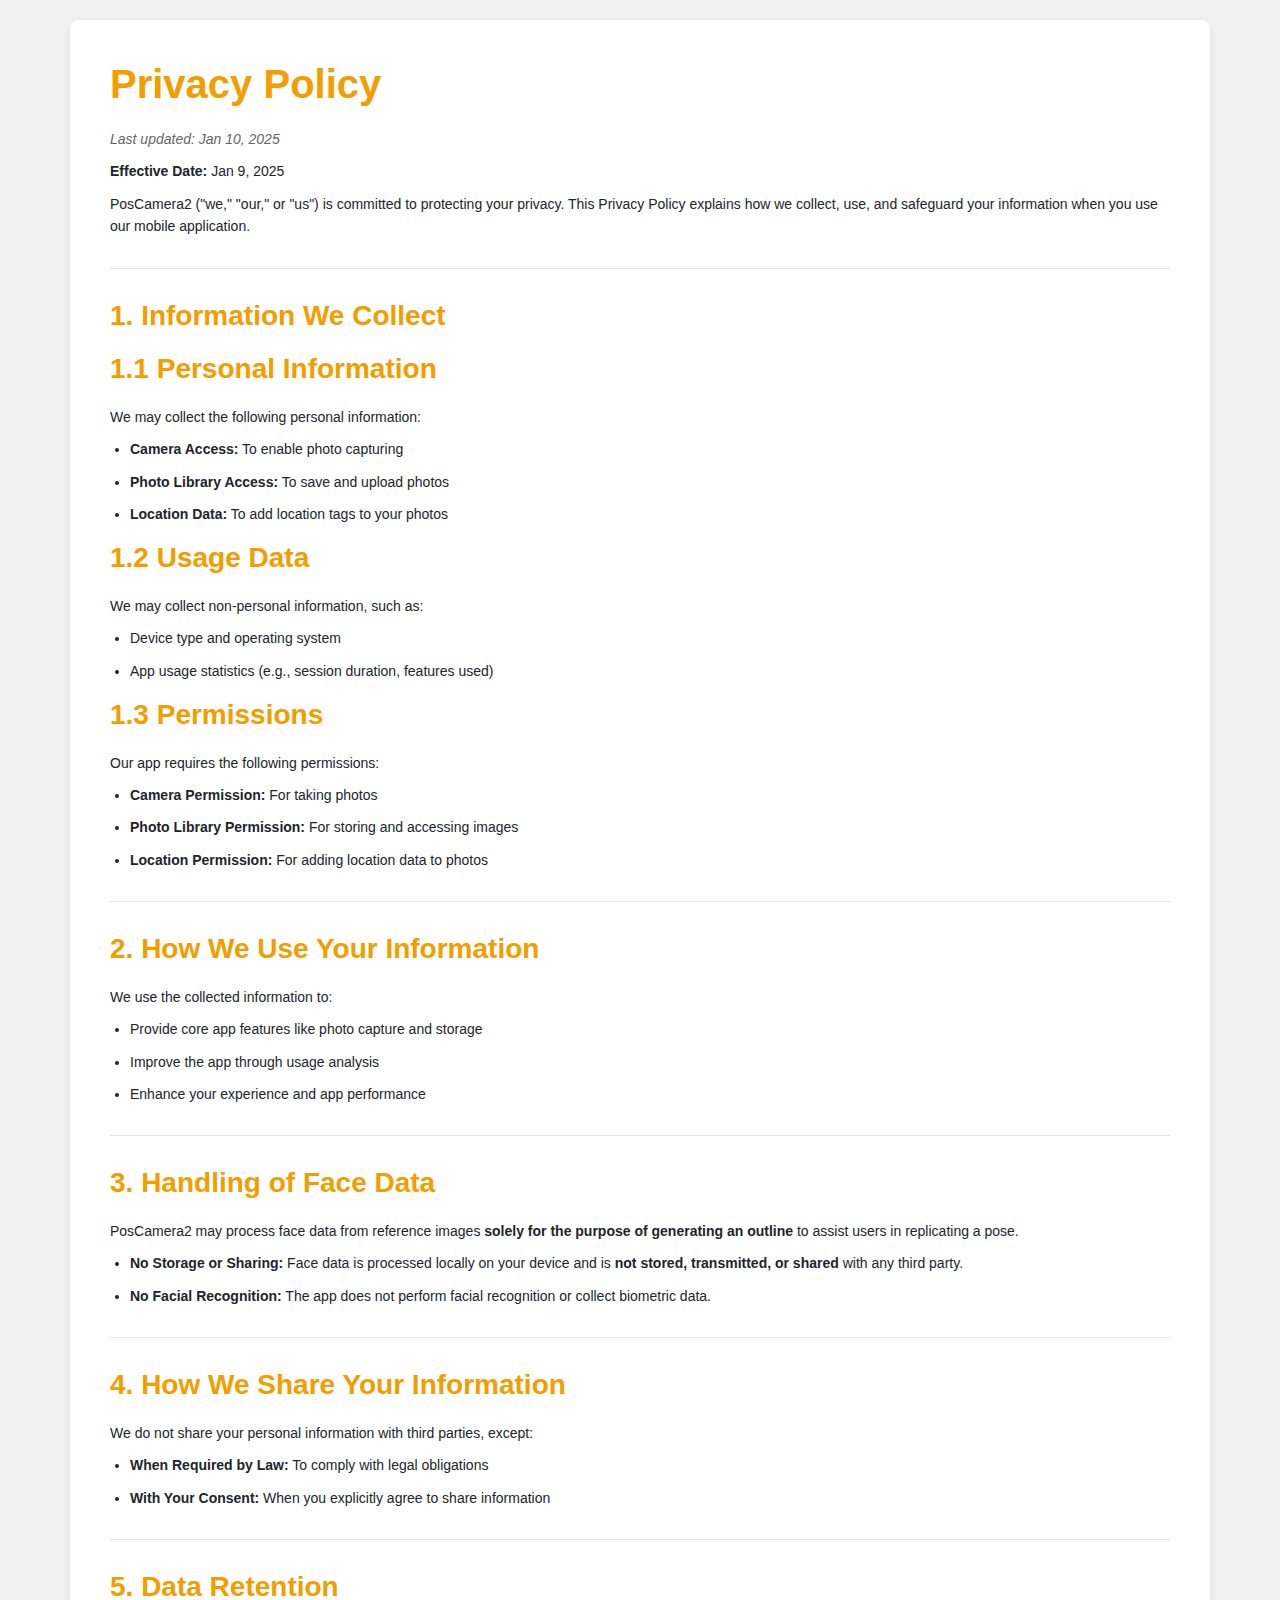
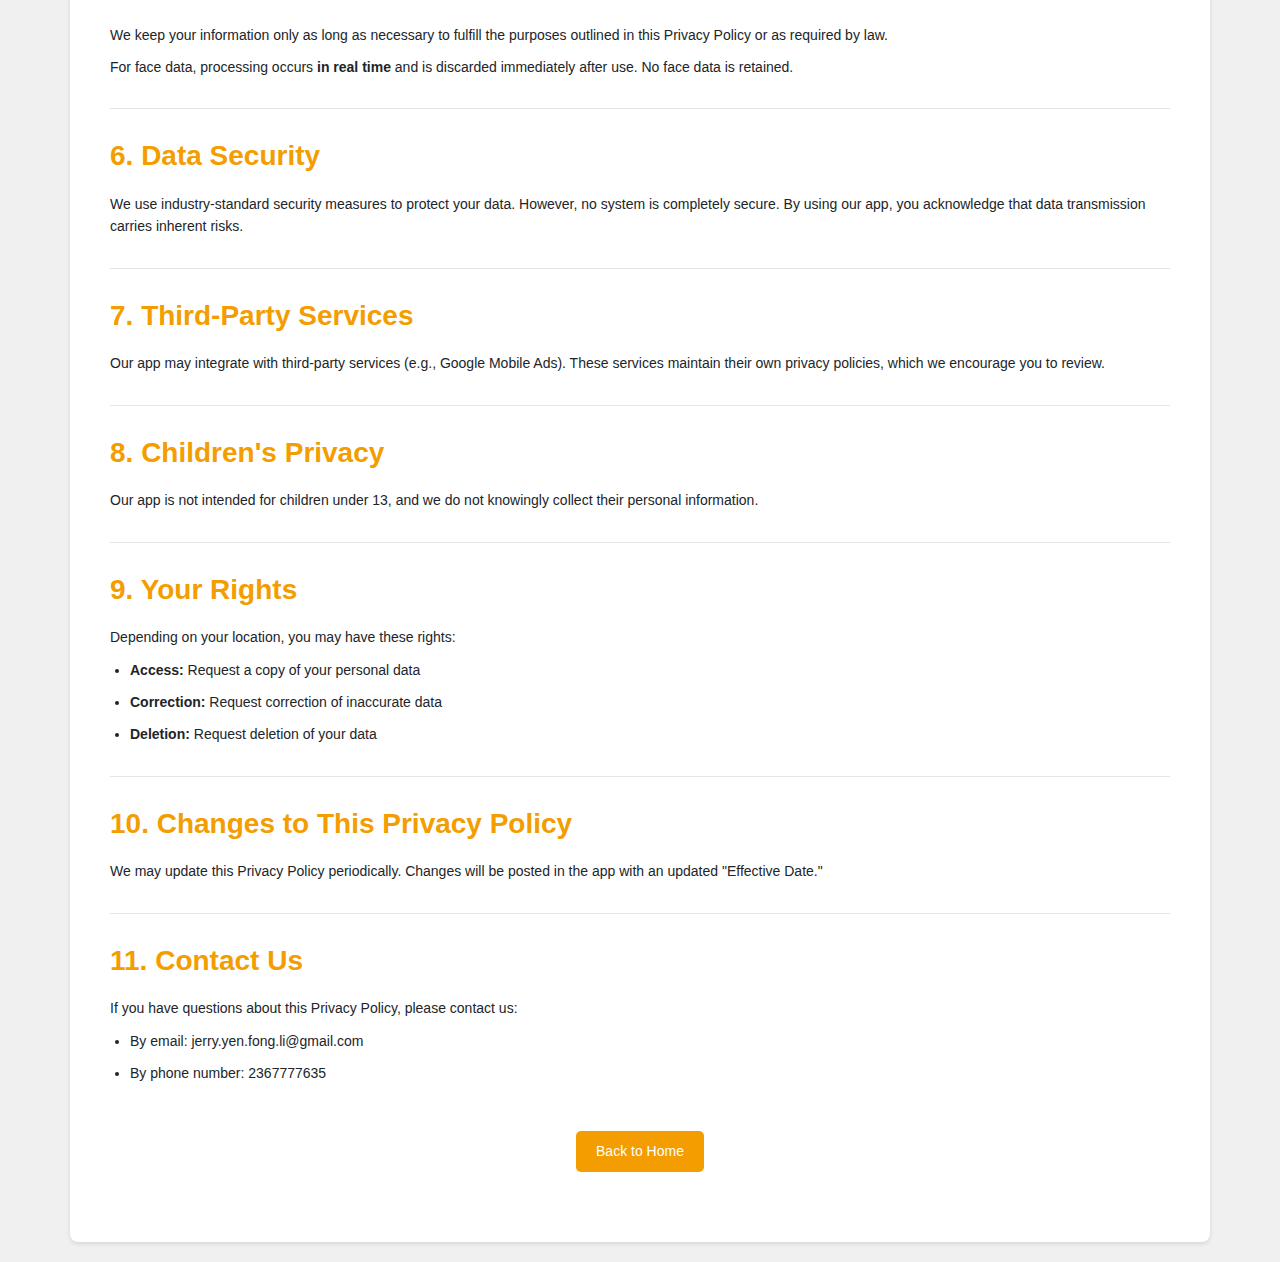
<file: privacy.html>
<!DOCTYPE html>
<html>
  <head>
    <meta http-equiv="Content-Type" content="text/html; charset=utf-8" />
    <title>Privacy Policy - PosCamera2</title>
    <link
      rel="stylesheet"
      href="https://stackpath.bootstrapcdn.com/bootstrap/4.1.1/css/bootstrap.min.css"
    />
    <link rel="stylesheet" type="text/css" href="style.css" />
    <style>
      body {
        background-color: #f0f0f0;
      }
      .privacy-content {
        padding: 100px 0 50px;
        background-color: white;
        border-radius: 8px;
        box-shadow: 0 2px 4px rgba(0, 0, 0, 0.1);
        margin: 20px auto;
        padding: 40px;
      }
      .privacy-content h1,
      .privacy-content h2,
      .privacy-content h3 {
        color: #f39d00;
        margin-bottom: 20px;
      }
      .privacy-content hr {
        margin: 30px 0;
      }
      .privacy-content ul {
        list-style-type: disc;
        padding-left: 20px;
      }
      .privacy-content p,
      .privacy-content li {
        line-height: 1.6;
        margin-bottom: 10px;
      }
      .last-updated {
        color: #666;
        font-style: italic;
        margin-bottom: 30px;
      }
      .back-button {
        display: inline-block;
        margin: 30px 0;
        padding: 10px 20px;
        background-color: #f39d00;
        color: white;
        border-radius: 5px;
        text-decoration: none;
        transition: background-color 0.3s ease;
      }
      .back-button:hover {
        background-color: #ff3401;
        color: white;
        text-decoration: none;
      }
    </style>
  </head>

  <body>
    <div class="container privacy-content">
      <h1>Privacy Policy</h1>
      <p class="last-updated">Last updated: Jan 10, 2025</p>
      <p><strong>Effective Date:</strong> Jan 9, 2025</p>

      <p>
        PosCamera2 ("we," "our," or "us") is committed to protecting your
        privacy. This Privacy Policy explains how we collect, use, and safeguard
        your information when you use our mobile application.
      </p>

      <hr />

      <h3>1. Information We Collect</h3>

      <h3>1.1 Personal Information</h3>
      <p>We may collect the following personal information:</p>
      <ul>
        <li><strong>Camera Access:</strong> To enable photo capturing</li>
        <li>
          <strong>Photo Library Access:</strong> To save and upload photos
        </li>
        <li>
          <strong>Location Data:</strong> To add location tags to your photos
        </li>
      </ul>

      <h3>1.2 Usage Data</h3>
      <p>We may collect non-personal information, such as:</p>
      <ul>
        <li>Device type and operating system</li>
        <li>App usage statistics (e.g., session duration, features used)</li>
      </ul>

      <h3>1.3 Permissions</h3>
      <p>Our app requires the following permissions:</p>
      <ul>
        <li><strong>Camera Permission:</strong> For taking photos</li>
        <li>
          <strong>Photo Library Permission:</strong> For storing and accessing
          images
        </li>
        <li>
          <strong>Location Permission:</strong> For adding location data to
          photos
        </li>
      </ul>

      <hr />

      <h3>2. How We Use Your Information</h3>
      <p>We use the collected information to:</p>
      <ul>
        <li>Provide core app features like photo capture and storage</li>
        <li>Improve the app through usage analysis</li>
        <li>Enhance your experience and app performance</li>
      </ul>

      <hr />

      <h3>3. Handling of Face Data</h3>
      <p>
        PosCamera2 may process face data from reference images
        <strong>solely for the purpose of generating an outline</strong> to
        assist users in replicating a pose.
      </p>
      <ul>
        <li>
          <strong>No Storage or Sharing:</strong> Face data is processed locally
          on your device and is
          <strong>not stored, transmitted, or shared</strong> with any third
          party.
        </li>
        <li>
          <strong>No Facial Recognition:</strong> The app does not perform
          facial recognition or collect biometric data.
        </li>
      </ul>

      <hr />

      <h3>4. How We Share Your Information</h3>
      <p>
        We do not share your personal information with third parties, except:
      </p>
      <ul>
        <li>
          <strong>When Required by Law:</strong> To comply with legal
          obligations
        </li>
        <li>
          <strong>With Your Consent:</strong> When you explicitly agree to share
          information
        </li>
      </ul>

      <hr />

      <h3>5. Data Retention</h3>
      <p>
        We keep your information only as long as necessary to fulfill the
        purposes outlined in this Privacy Policy or as required by law.
      </p>
      <p>
        For face data, processing occurs <strong>in real time</strong> and is
        discarded immediately after use. No face data is retained.
      </p>

      <hr />

      <h3>6. Data Security</h3>
      <p>
        We use industry-standard security measures to protect your data.
        However, no system is completely secure. By using our app, you
        acknowledge that data transmission carries inherent risks.
      </p>

      <hr />

      <h3>7. Third-Party Services</h3>
      <p>
        Our app may integrate with third-party services (e.g., Google Mobile
        Ads). These services maintain their own privacy policies, which we
        encourage you to review.
      </p>

      <hr />

      <h3>8. Children's Privacy</h3>
      <p>
        Our app is not intended for children under 13, and we do not knowingly
        collect their personal information.
      </p>

      <hr />

      <h3>9. Your Rights</h3>
      <p>Depending on your location, you may have these rights:</p>
      <ul>
        <li><strong>Access:</strong> Request a copy of your personal data</li>
        <li>
          <strong>Correction:</strong> Request correction of inaccurate data
        </li>
        <li><strong>Deletion:</strong> Request deletion of your data</li>
      </ul>

      <hr />

      <h3>10. Changes to This Privacy Policy</h3>
      <p>
        We may update this Privacy Policy periodically. Changes will be posted
        in the app with an updated "Effective Date."
      </p>

      <hr />

      <h3>11. Contact Us</h3>
      <p>If you have questions about this Privacy Policy, please contact us:</p>
      <ul>
        <li>By email: jerry.yen.fong.li@gmail.com</li>
        <li>By phone number: 2367777635</li>
      </ul>

      <div class="text-center">
        <a href="index.html" class="back-button">Back to Home</a>
      </div>
    </div>

    <script src="https://ajax.googleapis.com/ajax/libs/jquery/1.12.4/jquery.min.js"></script>
    <script src="https://stackpath.bootstrapcdn.com/bootstrap/4.1.1/js/bootstrap.min.js"></script>
  </body>
</html>
</file>
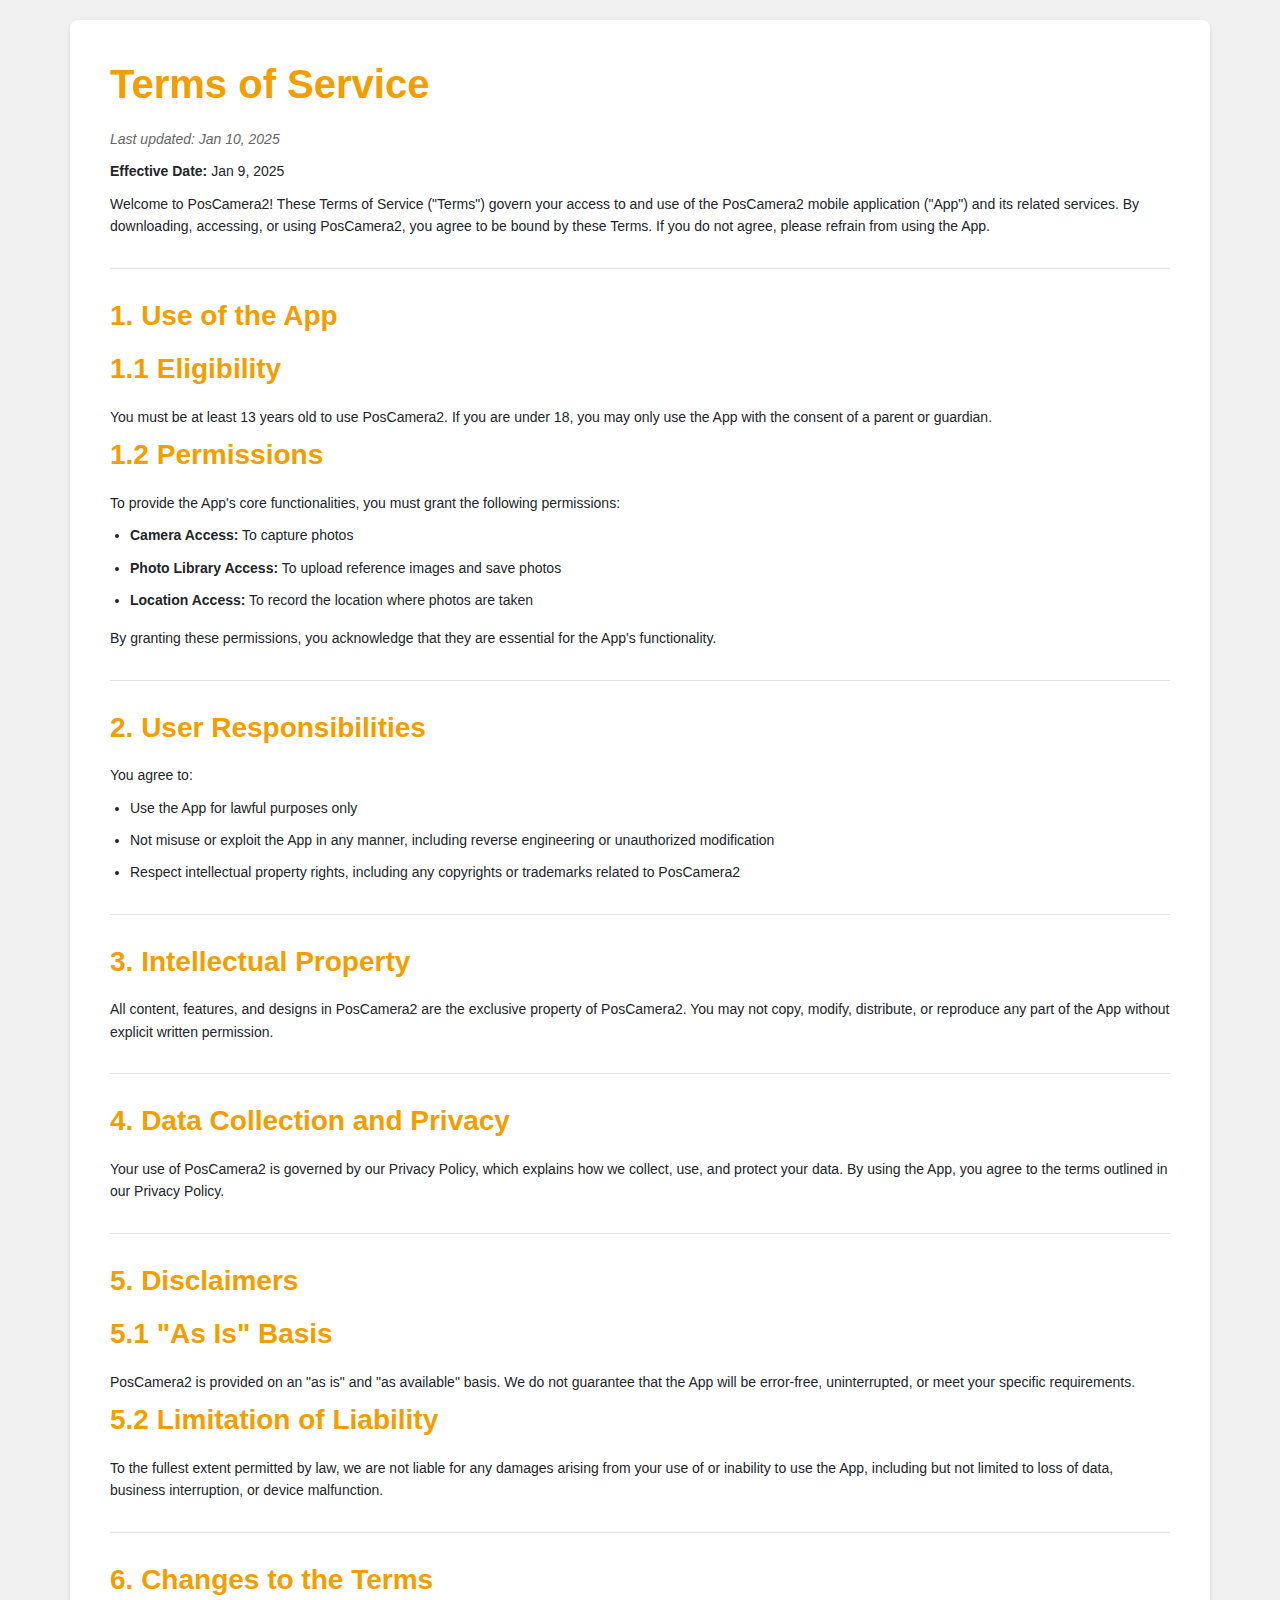
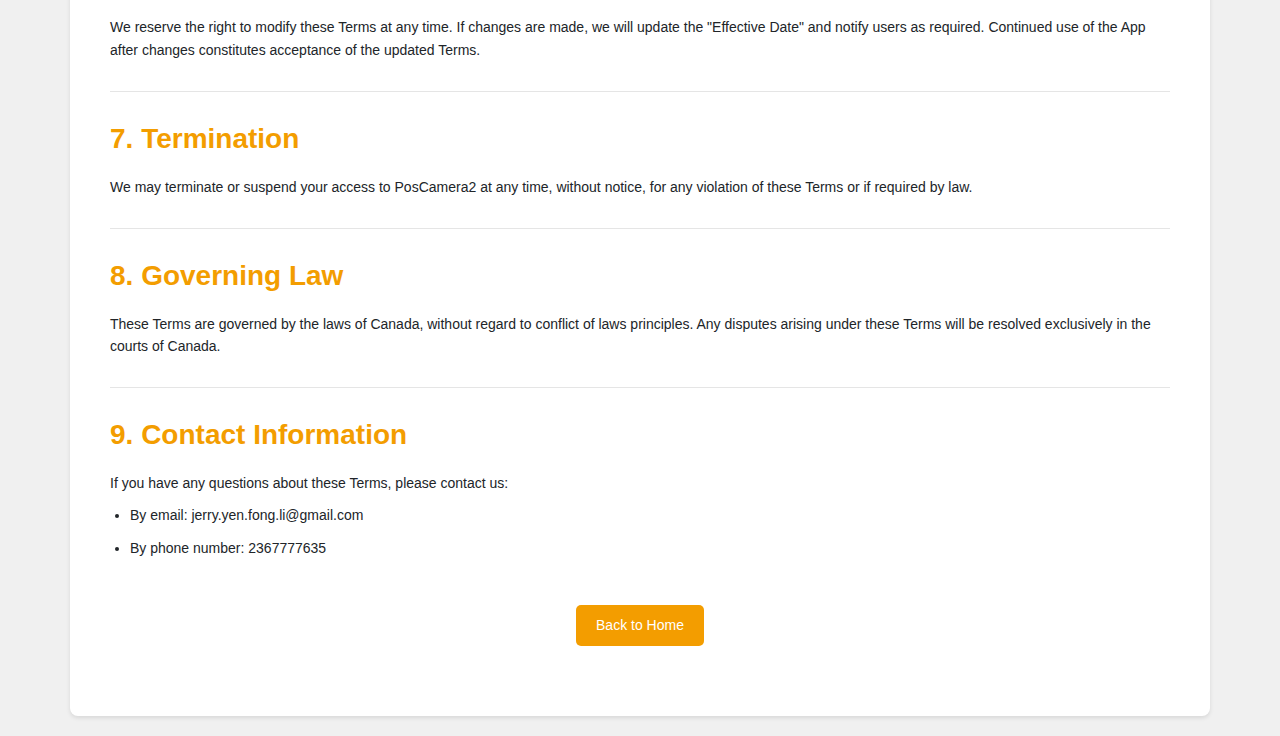
<file: terms.html>
<!DOCTYPE html>
<html>
  <head>
    <meta http-equiv="Content-Type" content="text/html; charset=utf-8" />
    <title>Terms of Service - PosCamera2</title>
    <link
      rel="stylesheet"
      href="https://stackpath.bootstrapcdn.com/bootstrap/4.1.1/css/bootstrap.min.css"
    />
    <link rel="stylesheet" type="text/css" href="style.css" />
    <style>
      body {
        background-color: #f0f0f0;
      }
      .terms-content {
        padding: 100px 0 50px;
        background-color: white;
        border-radius: 8px;
        box-shadow: 0 2px 4px rgba(0, 0, 0, 0.1);
        margin: 20px auto;
        padding: 40px;
      }
      .terms-content h1,
      .terms-content h2,
      .terms-content h3 {
        color: #f39d00;
        margin-bottom: 20px;
      }
      .terms-content hr {
        margin: 30px 0;
      }
      .terms-content ul {
        list-style-type: disc;
        padding-left: 20px;
      }
      .terms-content p,
      .terms-content li {
        line-height: 1.6;
        margin-bottom: 10px;
      }
      .last-updated {
        color: #666;
        font-style: italic;
        margin-bottom: 30px;
      }
      .back-button {
        display: inline-block;
        margin: 30px 0;
        padding: 10px 20px;
        background-color: #f39d00;
        color: white;
        border-radius: 5px;
        text-decoration: none;
        transition: background-color 0.3s ease;
      }
      .back-button:hover {
        background-color: #ff3401;
        color: white;
        text-decoration: none;
      }
    </style>
  </head>

  <body>
    <div class="container terms-content">
      <h1>Terms of Service</h1>
      <p class="last-updated">Last updated: Jan 10, 2025</p>
      <p><strong>Effective Date:</strong> Jan 9, 2025</p>

      <p>
        Welcome to PosCamera2! These Terms of Service ("Terms") govern your
        access to and use of the PosCamera2 mobile application ("App") and its
        related services. By downloading, accessing, or using PosCamera2, you
        agree to be bound by these Terms. If you do not agree, please refrain
        from using the App.
      </p>

      <hr />

      <h3>1. Use of the App</h3>

      <h3>1.1 Eligibility</h3>
      <p>
        You must be at least 13 years old to use PosCamera2. If you are under
        18, you may only use the App with the consent of a parent or guardian.
      </p>

      <h3>1.2 Permissions</h3>
      <p>
        To provide the App's core functionalities, you must grant the following
        permissions:
      </p>
      <ul>
        <li><strong>Camera Access:</strong> To capture photos</li>
        <li>
          <strong>Photo Library Access:</strong> To upload reference images and
          save photos
        </li>
        <li>
          <strong>Location Access:</strong> To record the location where photos
          are taken
        </li>
      </ul>
      <p>
        By granting these permissions, you acknowledge that they are essential
        for the App's functionality.
      </p>

      <hr />

      <h3>2. User Responsibilities</h3>
      <p>You agree to:</p>
      <ul>
        <li>Use the App for lawful purposes only</li>
        <li>
          Not misuse or exploit the App in any manner, including reverse
          engineering or unauthorized modification
        </li>
        <li>
          Respect intellectual property rights, including any copyrights or
          trademarks related to PosCamera2
        </li>
      </ul>

      <hr />

      <h3>3. Intellectual Property</h3>
      <p>
        All content, features, and designs in PosCamera2 are the exclusive
        property of PosCamera2. You may not copy, modify, distribute, or
        reproduce any part of the App without explicit written permission.
      </p>

      <hr />

      <h3>4. Data Collection and Privacy</h3>
      <p>
        Your use of PosCamera2 is governed by our Privacy Policy, which explains
        how we collect, use, and protect your data. By using the App, you agree
        to the terms outlined in our Privacy Policy.
      </p>

      <hr />

      <h3>5. Disclaimers</h3>

      <h3>5.1 "As Is" Basis</h3>
      <p>
        PosCamera2 is provided on an "as is" and "as available" basis. We do not
        guarantee that the App will be error-free, uninterrupted, or meet your
        specific requirements.
      </p>

      <h3>5.2 Limitation of Liability</h3>
      <p>
        To the fullest extent permitted by law, we are not liable for any
        damages arising from your use of or inability to use the App, including
        but not limited to loss of data, business interruption, or device
        malfunction.
      </p>

      <hr />

      <h3>6. Changes to the Terms</h3>
      <p>
        We reserve the right to modify these Terms at any time. If changes are
        made, we will update the "Effective Date" and notify users as required.
        Continued use of the App after changes constitutes acceptance of the
        updated Terms.
      </p>

      <hr />

      <h3>7. Termination</h3>
      <p>
        We may terminate or suspend your access to PosCamera2 at any time,
        without notice, for any violation of these Terms or if required by law.
      </p>

      <hr />

      <h3>8. Governing Law</h3>
      <p>
        These Terms are governed by the laws of Canada, without regard to
        conflict of laws principles. Any disputes arising under these Terms will
        be resolved exclusively in the courts of Canada.
      </p>

      <hr />

      <h3>9. Contact Information</h3>
      <p>If you have any questions about these Terms, please contact us:</p>
      <ul>
        <li>By email: jerry.yen.fong.li@gmail.com</li>
        <li>By phone number: 2367777635</li>
      </ul>

      <div class="text-center">
        <a href="index.html" class="back-button">Back to Home</a>
      </div>
    </div>

    <script src="https://ajax.googleapis.com/ajax/libs/jquery/1.12.4/jquery.min.js"></script>
    <script src="https://stackpath.bootstrapcdn.com/bootstrap/4.1.1/js/bootstrap.min.js"></script>
  </body>
</html>
</file>
<file: style.css>
* {
  padding: 0;
  margin: 0;
}
body {
  font-family: "Poppins", sans-serif;
  font-size: 14px;
}
a {
  color: #5f0099;
}
a:hover {
  color: #5f0099;
}
.display-1 {
  font-family: "Helvetica Neue", Arial, sans-serif;
  font-size: calc(1.625rem + 2.5vw);
  font-weight: 300;
  line-height: 1;
}
.lead {
  font-size: 1.25rem;
  font-weight: 300;
}
h1,
h2,
h3 {
  font-weight: 700;
}
h4,
h5 {
  font-weight: 600;
}
h6 {
  font-weight: 500;
}
.white {
  color: #ffffff !important;
}
.black {
  color: #000000;
}
.navbar {
  position: fixed;
  right: 0;
  left: 0;
  width: 100%;
  padding-left: 0;
  padding-right: 0;
  min-height: 50px;
  line-height: 50px;
  background: transparent;
  z-index: 1030;
}
.navbar .active {
  color: #4b0000 !important;
}

.nav-scroll .active {
  color: #f39d00 !important; /* 紫色 - 您可以改成任何想要的颜色 */
}
.navbar .navbar-brand {
}
.navbar .nav-item {
  margin: 0 5px;
  padding: 0;
}
.navbar .nav-item a {
  color: #fff;
  text-transform: uppercase;
  font-weight: 600;
  font-size: 13px;
}
.navbar .nav-item a:hover {
  color: #f39d00;
}
.navbar .nav-link {
  position: relative;
  padding: 0;
}
.navbar .navbar-toggler {
  cursor: pointer;
}
.navbar .navbar-toggler span {
  color: #fff;
}
.navbar-style2 .active:after,
.navbar-style2 .nav-link:after {
  display: none;
}

.nav-scroll {
  background: #fff;
  -webkit-box-shadow: 0 1px 8px 3px rgba(0, 0, 0, 0.0509803922);
  box-shadow: 0 1px 8px 3px rgba(0, 0, 0, 0.0509803922);
  -webkit-transition: all 0.4s ease;
  transition: all 0.4s ease;
}
.nav-scroll .navbar-nav > li > a {
  color: #333333;
}
.nav-scroll .navbar-brand img {
  -webkit-transform: scale(1.03) !important;
  transform: scale(1.03) !important;
}
.nav-scroll .navbar-toggler {
  cursor: pointer;
}
.nav-scroll .navbar-toggler span {
  color: #333;
}
.nav-scroll .nav-link:hover:after {
  background-color: #2388ed;
}
.nav-scroll .active {
  position: relative;
}
.banner {
  background: #f39d00;
  background: linear-gradient(to right, #f39d00, #ff3401);
  padding: 100px 0px;
  position: relative;
}
.banner::before {
  content: "";
  display: block;
  position: absolute;
  left: 0;
  top: 0;
  width: 100%;
  height: 100%;
  background: url(images/pattern.png);
}
.banner a.weblink {
  color: #ffffff;
  border-bottom: 1px dotted #ffffff;
}
.banner a:hover {
  text-decoration: none;
}
.svg-wave {
  position: absolute;
  bottom: 0;
  width: 100%;
}
.banner-text {
  padding-right: 80px;
  margin: 50px 0px 0px;
}
.banner-text p {
  margin: 40px 0px;
}
.banner-text ul {
  list-style: none;
}
.banner-text ul li {
  display: inline-block;
  margin: 0px 10px 10px 0px;
}
.banner-text ul li a {
  display: block;
}
.banner-text ul li a img {
  width: 150px;
  border-radius: 7px;
}
.prelative {
  position: relative;
}
.section-padding {
  padding: 80px 0px;
}
.sectioner-header {
  width: 69%;
  margin: 0 auto;
}
.line {
  height: 2px;
  width: 50px;
  background: #f39d00;
  display: block;
  margin: 20px auto 20px;
}
.line::after {
  content: "";
  position: absolute;
  left: 50%;
  width: 150px;
  height: 2px;
  border-bottom: 2px dashed #f39d00;
  margin-left: -75px;
}
.sectioner-header p {
  color: #818992;
  font-size: 17px;
}
.section-content {
  margin-top: 80px;
}
.icon-box {
  margin-bottom: 50px;
}
.icon-box i {
  display: block;
  position: relative;
  width: 135px;
  height: 135px;
  border-radius: 100px;
  background: #7a60ff;
  background: linear-gradient(to right, #f39d00, #ff3401);
  color: #ffffff;
  font-size: 50px;
  line-height: 135px;
  margin: 0 auto;
}
.icon-box h5 {
  margin-top: 30px;
}
.icon-box p {
  color: #818992;
  font-size: 14px;
  width: 80%;
  margin: 0 auto;
}
.about-btn {
  color: #8e1efc;
  padding: 10px 40px;
  border: 2px solid #8e1efc;
  border-radius: 7px;
  margin-top: 30px;
  display: inline-block;
  font-size: 18px;
}
.about-btn:hover {
  background: #8e1efc;
  color: #ffffff;
  text-decoration: none;
}
.video-section {
  background: url(images/video-bg.jpg) no-repeat fixed center;
  background-size: cover;
  overflow: hidden;
}
.video-overlay {
  background: linear-gradient(
    to right,
    rgba(243, 157, 0, 0.9),
    rgba(255, 52, 1, 0.9)
  );
}
.video-section h3 {
  font-weight: 600;
  font-size: 38px;
}
.video-section i {
  display: block;
  position: relative;
  width: 70px;
  height: 70px;
  border-radius: 100px;
  background: #ffffff;
  color: #8e1efc;
  font-size: 30px;
  line-height: 70px;
  margin: 0 auto;
  cursor: pointer;
}
.video-popup {
  position: fixed;
  top: 0;
  left: 0;
  width: 100%;
  height: 100%;
  z-index: 99999;
  background: rgba(0, 0, 0, 0.5);
  display: none;
  align-content: center !important;
  -ms-flex-line-pack: center !important;
  -ms-flex-align: center !important;
  align-items: center !important;
  -ms-flex-pack: center !important;
  justify-content: center !important;
}
.video-popup .video-src {
  position: relative;
  width: 700px;
  max-width: 80%;
}
.video-popup .iframe-src {
  width: 100%;
  height: 0;
  padding-top: 56.3%;
  position: relative;
  display: none;
}
.video-popup .iframe-src iframe {
  position: absolute;
  top: 0;
  left: 0;
  width: 100%;
  height: 100%;
}
.single-feature {
  margin-bottom: 80px;
  margin-top: 40px;
}
.single-feature h5 {
  font-size: 16px;
}
.media-right-margin {
  margin-right: 25px;
}
.single-feature p {
  font-size: 13px;
}
.icon-border {
}
.icon-border span {
  display: block;
  position: relative;
  width: 50px;
  height: 50px;
  border-radius: 100px;
  color: #f39d00;
  font-size: 18px;
  line-height: 50px;
  border: 1px solid #f39d00;
}
.team {
  background: #fafafa;
  border-top: 1px solid #e4e4e4;
}
.team-detail {
  margin-top: 40px;
}
.team-detail img {
  border-radius: 50%;
  width: 70%;
}
.team-detail h4 {
  color: #f39d00;
  margin-top: 20px;
  font-size: 17px;
  margin-bottom: 0px;
}
.testimonial {
  background: #7a60ff;
  background: linear-gradient(to left, #f39d00, #ff3401);
  padding: 100px 0px;
  position: relative;
}
.testimonial::before {
  content: "";
  display: block;
  position: absolute;
  left: 0;
  top: 0;
  width: 100%;
  height: 100%;
  background: url(images/pattern.png);
}
.bx-prev {
  left: -90px !important;
  background: url(images/arrow-left.png) no-repeat !important;
  background-size: auto auto !important;
  background-size: 100% 100% !important;
}
.bx-next {
  right: -90px !important;
  background: url(images/arrow-right.png) no-repeat !important;
  background-size: auto auto !important;
  background-size: 100% 100% !important;
}
.bx-wrapper {
  border: none !important;
  background: rgba(255, 255, 255, 0.81) !important;
  border-radius: 5px !important;
  box-shadow: none !important;
}
.slider-item {
  padding: 20px;
}
.slider .test-img img {
  border: 12px solid #fff;
  border-radius: 50%;
  width: 100%;
  height: auto;
}
.test-img {
  float: left;
  width: 20%;
  margin-right: 5%;
}
.test-text {
  float: left;
  width: 75%;
}
.slider .title {
  display: block;
  position: relative;
  margin: 0 0 20px;
  font-size: 1.125em;
  line-height: 1.25;
}
.slider .title span {
  display: block;
  font-size: 1.5em;
  font-weight: 700;
}
.faq {
  background: #fafafa;
  border-bottom: 1px solid #e4e4e4;
}
.faq-content {
  margin: 20px 0px;
}
.faq-content h4 {
  font-weight: 400;
  font-size: 20px;
}
.faq-content p {
  color: #818992;
  font-weight: 300;
  margin-top: 15px;
}
#contact_form .form-input {
  border: 1px solid #e4e4e4;
}
input {
  height: 42px;
  padding: 0 1rem;
  background: #fff;
  border-radius: 30px;
  margin-bottom: 1rem;
  -webkit-transition: all 0.3s ease-in-out;
  -moz-transition: all 0.3s ease-in-out;
  -o-transition: all 0.3s ease-in-out;
  transition: all 0.3s ease-in-out;
  border: 0;
}
#contact_form textarea {
  resize: none;
  padding: 1rem;
  height: 150px;
  background: #fff;
  border: 0;
  border-radius: 30px;
  margin-bottom: 1rem;
  -webkit-transition: all 0.3s ease-in-out;
  -moz-transition: all 0.3s ease-in-out;
  -o-transition: all 0.3s ease-in-out;
  transition: all 0.3s ease-in-out;
}
.btn-grad {
  padding: 0.7rem 2rem;
  display: inline-block;
  color: #fff;
  border-radius: 2rem;
  border: 0;
  background: #7a60ff;
  background: linear-gradient(to left, #f39d00, #ff3401);
  cursor: pointer;
}
.contact-info {
  padding: 2rem 2rem 1rem;
  border-radius: 8px;
  background: transparent;
}
.contact-info .media-body p,
.contact-info .media-body a {
  color: #333333 !important;
}
.contact-item {
  margin: 23px 0px;
}
.contact-item i {
  font-size: 20px;
  color: #f39d00;
}
.contact-item p {
  line-height: 20px;
  margin: 0;
}
.download {
  background: #7a60ff;
  background: linear-gradient(to left, #f39d00, #ff3401);
  padding: 100px 0px;
  position: relative;
}
.download::before {
  content: "";
  display: block;
  position: absolute;
  left: 0;
  top: 0;
  width: 100%;
  height: 100%;
  background: url(images/pattern.png);
}
.download ul {
  list-style: none;
}
.download ul li {
  display: inline-block;
  margin: 0px 10px 10px 0px;
}
.download ul li a {
  display: block;
}
.download ul li a img {
  width: 150px;
  border-radius: 7px;
}
.footer-copy {
  background: #ffffff;
  color: #242424;
  font-size: 13px;
  text-align: center;
  padding: 15px 0px;
}
.footer-copy p {
  margin-bottom: 0px;
}
.footer-copy a {
  color: #f39d00;
  text-decoration: none;
  transition: color 0.3s ease;
}

.footer-copy a:hover {
  color: #ff3401;
  text-decoration: underline;
}
@media all and (max-width: 991px) {
  .navbar .navbar-collapse {
    overflow: auto;
    background: rgb(213, 198, 221);
    color: #fff !important;
    text-align: center;
    padding: 10px 0;
  }
  .nav-scroll .navbar-collapse {
    background: #fff !important;
  }
  #contact_form {
    margin-bottom: 20px;
  }
}
@media all and (max-width: 768px) {
  .nav-scroll .navbar-brand img,
  .navbar-brand img {
    transform: scale(0.75) !important;
    -webkit-transform: scale(0.75) !important;
  }
  .banner-text {
    padding-right: 0px;
    margin: 10px 0px 0px;
  }
  h2 {
    font-size: 25px;
  }
  h3 {
    font-size: 23px;
  }
  .section-padding {
    padding: 40px 0px;
  }
  .banner-text p {
    margin: 25px 0px;
  }
  .banner-text ul li a img {
    width: 140px;
    border-radius: 7px;
  }
  .sectioner-header {
    width: 90%;
  }
  .sectioner-header p {
    font-size: 14px;
  }
  .about-btn {
    padding: 5px 30px;
    margin-top: 0px;
    font-size: 16px;
  }
  .single-feature {
    margin-bottom: 20px;
    margin-top: 20px;
  }
  .team-detail {
    margin-top: 20px;
  }
  .team-detail img {
    width: 50%;
  }
  .bx-controls {
    display: none;
  }
  .bx-wrapper {
    margin: 0px 20px !important;
  }
  .slider .test-img img {
    margin: 0 auto;
  }
  .test-img {
    float: none;
    width: 200px;
    height: 200px;
    margin: 0 auto;
  }
  .test-text {
    float: none;
    width: 100%;
    text-align: center;
  }
  .section-content {
    margin-top: 40px;
  }
  .faq-content {
    margin: 10px 0px;
  }
  .faq-content h4 {
    font-size: 16px;
  }
  .faq-content p {
    font-size: 13px;
  }
  #contact_form {
    margin-bottom: 20px;
  }
  .contact-item {
    font-size: 12px;
  }
  .download ul li a img {
    width: 120px;
  }
  .footer-copy p {
    font-size: 10px;
  }
}

/* 默認狀態的按鈕樣式 */
.btn-primary {
  background-color: transparent;
  border: 2px solid #fff;
  color: #fff;
  transition: all 0.3s ease;
}

.btn-primary i,
.btn-primary .small {
  color: #fff;
  transition: all 0.3s ease;
}

/* 滾動後的按鈕樣式 (當navbar添加nav-scroll類時) */
.nav-scroll .btn-primary {
  background-color: #f39d00;
  border-color: #f39d00;
  color: black;
}

.nav-scroll .btn-primary i,
.nav-scroll .btn-primary .small {
  color: white;
}

/* 懸停效果 */
.btn-primary:hover {
  background-color: #f39d00;
  border-color: #f39d00;
}

.nav-scroll .btn-primary:hover {
  background-color: #ff3401;
  border-color: #ff3401;
  color: white;
}

.nav-scroll .btn-primary:hover i,
.nav-scroll .btn-primary:hover .small {
  color: white;
}

/* Contact section background */
.contact {
  background-color: #f0f0f0;
}

/* 針對contact區塊的按鈕特別樣式 */
.contact-info .btn-primary {
  background-color: #f39d00;
  border-color: #f39d00;
  color: white;
}

.contact-info .btn-primary:hover {
  background-color: #ff3401;
  border-color: #ff3401;
}

/* 針對contact區塊特別調整間距 */
.contact .section-content {
  margin-top: 10px; /* 將間距從80px減少到30px */
}

/* App图标样式 */
.app-icon {
  width: 80px;
  height: 80px;
  border-radius: 20px;
  margin: 0 auto;
  display: block;
  box-shadow: 0 4px 8px rgba(0, 0, 0, 0.1);
}

/* 调整contact区块的背景色和文字颜色 */
.contact-info {
  background: white;
  border-radius: 15px;
  box-shadow: 0 4px 15px rgba(0, 0, 0, 0.1);
  padding: 30px;
}

.contact-info .text-center p {
  color: #666;
  font-size: 15px;
}

/* 确保联系方式文字颜色正确 */
.contact-info .contact-item .media-body p {
  color: #333;
}

.mt-4 {
  margin-top: 2rem;
}

.mb-2 {
  margin-bottom: 0.5rem;
}

.mb-3 {
  margin-bottom: 1rem;
}

.mr-2 {
  margin-right: 0.5rem;
}
</file>
